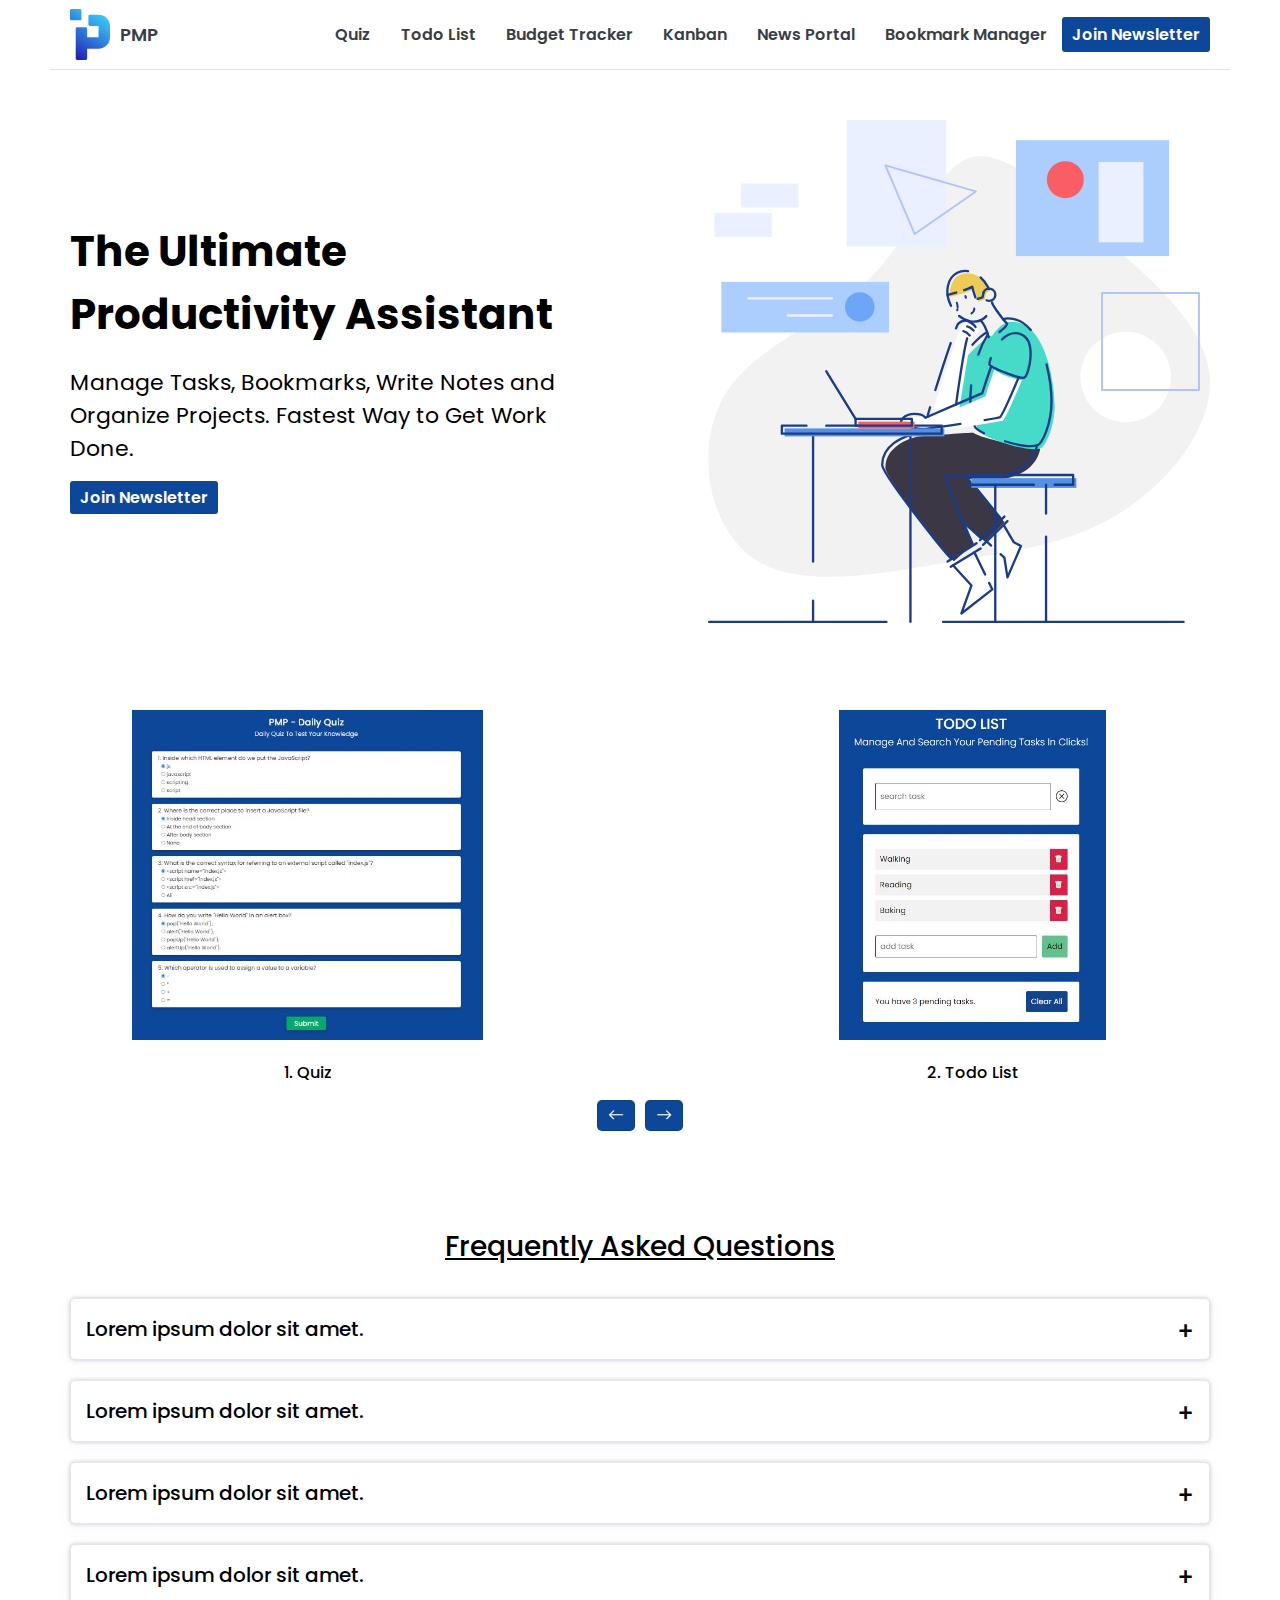
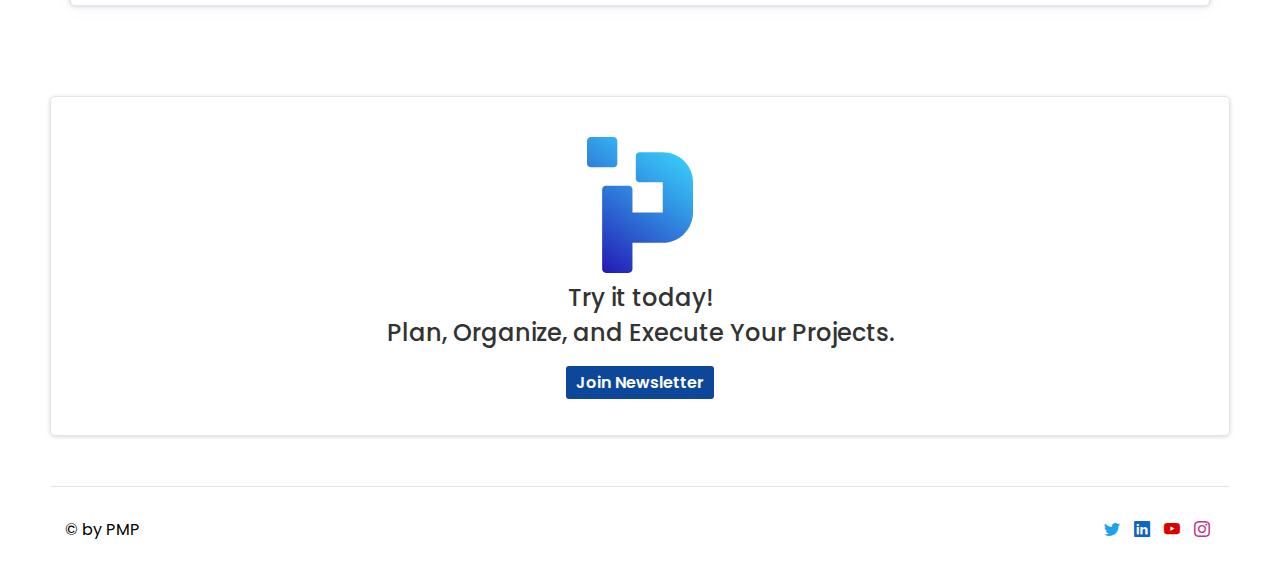
<file: index.html>
<!DOCTYPE html>
<html lang="en">
<head>
    <meta charset="UTF-8">
    <meta http-equiv="X-UA-Compatible" content="IE=edge">
    <meta name="viewport" content="width=device-width, initial-scale=1.0">
    <title>To Combine Projects</title>

    <link rel="icon" type="image/x-icon" href="./images/pmplogo2.svg">
    <link rel="stylesheet" href="https://unpkg.com/swiper@8/swiper-bundle.min.css"/>
    <link rel="stylesheet" href="./master.css">
</head>
<body>

    <header class="header">
        <div class="container">
            <div class="navbar">
                <a href="/" class="logo">
                    <img src="/images/pmplogo2.svg" alt="PMP">
                    <span>PMP</span>
                </a>
                <nav>
                    <ul class="nav-items">
                        <li>
                            <a href="/quiz">Quiz</a>
                        </li>
                        <li>
                            <a href="/todoList">Todo List</a>
                        </li>
                        <li>
                            <a href="/budget-tracker">Budget Tracker</a>
                        </li>
                        <li>
                            <a href="/kanban">Kanban</a>
                        </li>
                        <li>
                            <a href="/news-portal">News Portal</a>
                        </li>
                        <li>
                            <a href="/bookmark-manager">Bookmark Manager</a>
                        </li>
                        <span class="newsletter">Join Newsletter</span>
                    </ul>
                </nav>
                <div class="hamburger">
                    <span class="bar"></span>
                    <span class="bar"></span>
                    <span class="bar"></span>
                </div>
            </div>
        </div>
    </header>

    <main>
        <div class="container">
            <section class="homepage">
                <div class="text-wrap">
                    <h1 class="title">The Ultimate Productivity Assistant</h1>
                    <h2 class="subtitle">Manage Tasks, Bookmarks, Write Notes and Organize Projects. Fastest Way to Get Work Done.</h2>
                    <p><span class="newsletter">Join Newsletter</span></p>
                </div>
                <div class="visual-wrap">
                    <img src="./images/productive.svg" alt="productive.svg">
                </div>
            </section>

            <section class="carousel">
                <!-- Swiper -->
                <div class="swiper mySwiper">
                    <div class="swiper-wrapper">
                        <div class="swiper-slide">
                            <img src="./images/quiz.jpg" alt="">
                            <p>1. Quiz</p>
                        </div>
                        <div class="swiper-slide">
                            <img src="./images/todolist.jpg" alt="">
                            <p>2. Todo List</p>
                        </div>
                        <div class="swiper-slide">
                            <img src="./images/budget_tracker.jpg" alt="">
                            <p>3. Budget Tracker</p>
                        </div>
                        <div class="swiper-slide">
                            <img src="./images/kanban.jpg" alt="">
                            <p>4. Kanban</p>
                        </div>
                        <div class="swiper-slide">
                            <img src="./images/news_portal.jpg" alt="">
                            <p>5. News Portal</p>
                        </div>
                        <div class="swiper-slide">
                            <img src="./images/bookmark_manager.jpg" alt="">
                            <p>6. Bookmark Manager</p>
                        </div>
                    </div>
                    
                    <!-- <div class="swiper-pagination"></div> -->
                </div>
                <div class="swiper-button-wrapper">
                    <div class="swiper-prev">
                        <i class="bi bi-arrow-left"></i>
                    </div>
                    <div class="swiper-next">
                        <i class="bi bi-arrow-right"></i>
                    </div>
                </div>
            </section>

            <section class="accordions">
                <p class="faq">Frequently Asked Questions</p>
                <div class="accordion">
                    <div class="title">Lorem ipsum dolor sit amet.</div>
                    <div class="content">Lorem ipsum dolor sit amet consectetur adipisicing elit. Sunt error qui est placeat ad excepturi nisi libero enim aliquam iure.</div>
                </div>
                <div class="accordion">
                    <div class="title">Lorem ipsum dolor sit amet.</div>
                    <div class="content">Lorem ipsum dolor sit, amet consectetur adipisicing elit. Animi fugiat voluptatum dolore dicta itaque beatae recusandae suscipit error temporibus molestias!</div>
                </div>
                <div class="accordion">
                    <div class="title">Lorem ipsum dolor sit amet.</div>
                    <div class="content">Lorem ipsum dolor sit, amet consectetur adipisicing elit. Animi fugiat voluptatum dolore dicta itaque beatae recusandae suscipit error temporibus molestias!</div>
                </div>
                <div class="accordion">
                    <div class="title">Lorem ipsum dolor sit amet.</div>
                    <div class="content">Lorem ipsum dolor sit, amet consectetur adipisicing elit. Animi fugiat voluptatum dolore dicta itaque beatae recusandae suscipit error temporibus molestias!</div>
                </div>
            </section>

            <section class="tagline">
                <img src="./images/pmplogo2.svg" alt="pmplogo2">
                <p class="main">Try it today!</p>
                <p class="sub">Plan, Organize, and Execute Your Projects.</p>
                <span class="newsletter">Join Newsletter</span>
            </section>

        </div>
    </main>

    <footer>
        <div class="container">
            <div class="footer">
                <div class="brand-name">
                    <span>© by PMP</span>
                </div>
                <div class="social-icons">
                    <i class="bi bi-twitter social"></i>
                    <i class="bi bi-linkedin social"></i>
                    <i class="bi bi-youtube social"></i>
                    <i class="bi bi-instagram social"></i>
                </div>
            </div>
        </div>
        <section class="modal">
            <div class="newsletter-modal">
                <p>Join Newsletter Now!</p>
                <form>
                    <input type="text" name="name" placeholder="Name" autocomplete="off">
                    <input type="email" name="email" placeholder="Email" autocomplete="off">
                    <input type="submit" value="Submit">
                </form>
                <i class="bi bi-x-lg close"></i>
            </div>
        </section>
    </footer>    

    <script src="https://unpkg.com/swiper@8/swiper-bundle.min.js"></script>
    <script src="./main.js"></script>
</body>
</html>
</file>
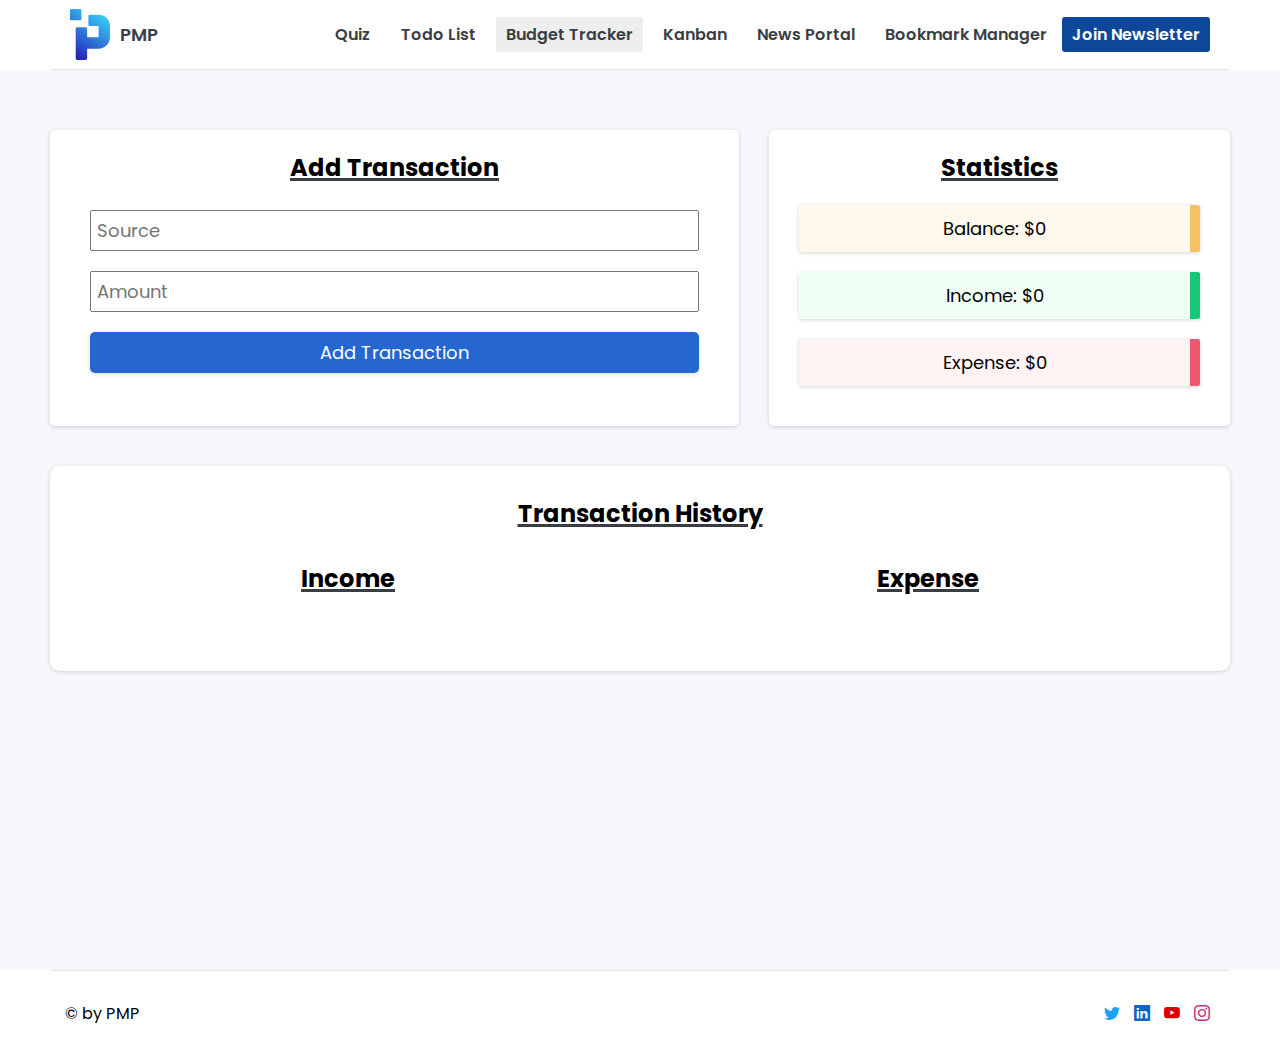
<file: budget-tracker/index.html>
<!DOCTYPE html>
<html lang="en">
<head>
    <meta charset="UTF-8">
    <meta http-equiv="X-UA-Compatible" content="IE=edge">
    <meta name="viewport" content="width=device-width, initial-scale=1.0">
    <title>To Track Transactions</title>

    <link rel="icon" type="image/x-icon" href="/images/pmplogo2.svg">
    <link rel="stylesheet" href="/master.css">
    <link rel="stylesheet" href="./style.css">
</head>
<body>
    <header class="header">
        <div class="container">
            <div class="navbar">
                <a href="/" class="logo">
                    <img src="/images/pmplogo2.svg" alt="PMP">
                    <span>PMP</span>
                </a>
                <nav>
                    <ul class="nav-items">
                        <li>
                            <a href="/quiz">Quiz</a>
                        </li>
                        <li>
                            <a href="/todoList">Todo List</a>
                        </li>
                        <li class="active">
                            <a href="/budget-tracker">Budget Tracker</a>
                        </li>
                        <li>
                            <a href="/kanban">Kanban</a>
                        </li>
                        <li>
                            <a href="/news-portal">News Portal</a>
                        </li>
                        <li>
                            <a href="/bookmark-manager">Bookmark Manager</a>
                        </li>
                        <span class="newsletter">Join Newsletter</span>
                    </ul>
                </nav>
                <div class="hamburger">
                    <span class="bar"></span>
                    <span class="bar"></span>
                    <span class="bar"></span>
                </div>
            </div>
        </div>
    </header>
    <main>
        <div class="outer-wrap">
            <div class="inner-wrap">
                <!-- <section class="heading">
                    <p class="title">To Track Transactions</p>
                    <p class="subtitle">Easiest Way To Track Your Basic Transactions!</p>
                </section> -->

                <section class="transaction-control">
                    <div class="actions">
                        <h3>Add Transaction</h3>
                        <form class="add">
                            <input type="text" name="source" placeholder="Source" autocomplete="off">
                            <input type="number" name="amount" placeholder="Amount" autocomplete="off">
                            <input type="submit" value="Add Transaction">
                        </form>
                    </div>
                    <div class="stats">
                        <h3>Statistics</h3>
                        <p class="balance">
                            Balance: $<span id="balance"></span>
                        </p>
                        <p class="income">
                            Income: $<span id="income"></span>
                        </p>
                        <p class="expense">
                            Expense: $<span id="expense"></span>
                        </p>
                    </div>
                </section>

                <section class="transaction-history">
                    <h3>Transaction History</h3>
                    <div class="records">
                        <div class="income">
                            <h3>Income</h3>
                            <ul class="income-list">

                            </ul>
                        </div>
                        <div class="expense">
                            <h3>Expense</h3>
                            <ul class="expense-list">

                            </ul>
                        </div>
                    </div>

                </section>
            </div>
        </div>
    </main>
    <footer>
        <div class="container">
            <div class="footer">
                <div class="brand-name">
                    <span>© by PMP</span>
                </div>
                <div class="social-icons">
                    <i class="bi bi-twitter social"></i>
                    <i class="bi bi-linkedin social"></i>
                    <i class="bi bi-youtube social"></i>
                    <i class="bi bi-instagram social"></i>
                </div>
            </div>
        </div>
        <section class="modal">
            <div class="newsletter-modal">
                <p>Join Newsletter Now!</p>
                <form>
                    <input type="text" name="name" placeholder="Name" autocomplete="off">
                    <input type="email" name="email" placeholder="Email" autocomplete="off">
                    <input type="submit" value="Submit">
                </form>
                <i class="bi bi-x-lg close"></i>
            </div>
        </section>
    </footer>  
    <script src="/main.js"></script>
    <script src="./index.js"></script>
    
</body>
</html>
</file>
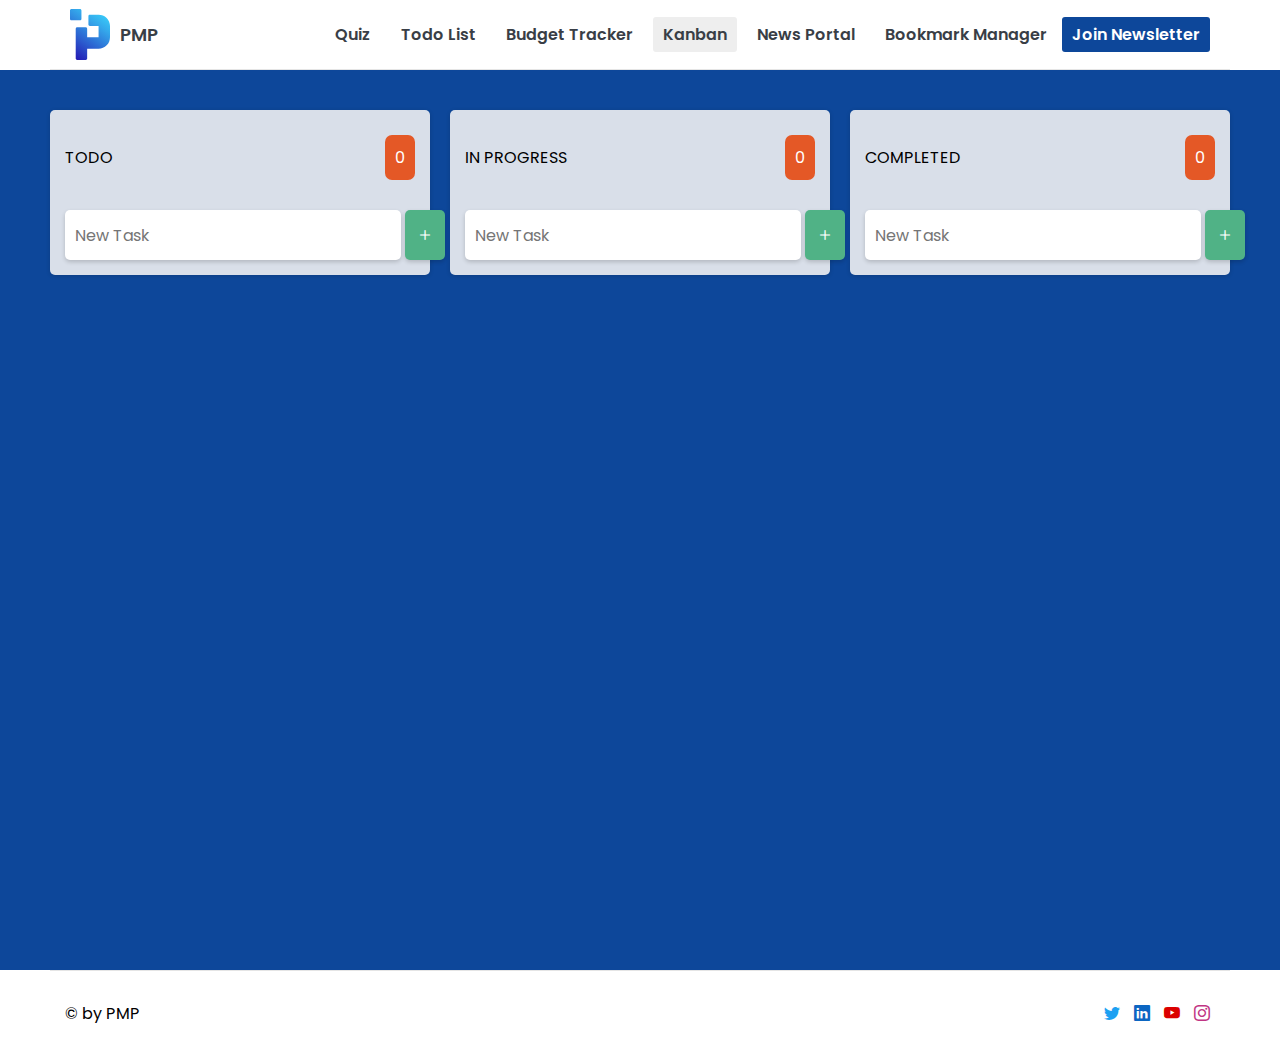
<file: kanban/index.html>
<!DOCTYPE html>
<html lang="en">
<head>
    <meta charset="UTF-8">
    <meta http-equiv="X-UA-Compatible" content="IE=edge">
    <meta name="viewport" content="width=device-width, initial-scale=1.0">
    <title>Kanban</title>

    <link rel="icon" type="image/x-icon" href="/images/pmplogo2.svg">
    <link rel="stylesheet" href="/master.css">
    <link rel="stylesheet" href="./style.css">
</head>

<body>
    <header class="header">
        <div class="container">
            <div class="navbar">
                <a href="/" class="logo">
                    <img src="/images/pmplogo2.svg" alt="PMP">
                    <span>PMP</span>
                </a>
                <nav>
                    <ul class="nav-items">
                        <li>
                            <a href="/quiz">Quiz</a>
                        </li>
                        <li>
                            <a href="/todoList">Todo List</a>
                        </li>
                        <li>
                            <a href="/budget-tracker">Budget Tracker</a>
                        </li>
                        <li class="active">
                            <a href="/kanban">Kanban</a>
                        </li>
                        <li>
                            <a href="/news-portal">News Portal</a>
                        </li>
                        <li>
                            <a href="/bookmark-manager">Bookmark Manager</a>
                        </li>
                        <span class="newsletter">Join Newsletter</span>
                    </ul>
                </nav>
                <div class="hamburger">
                    <span class="bar"></span>
                    <span class="bar"></span>
                    <span class="bar"></span>
                </div>
            </div>
        </div>
    </header>
    <main>
        <div class="outer-wrap">
            <div class="inner-wrap">
                <!-- <section class="heading">
                    <p class="title">Kanban</p>
                    <p class="subtitle">Task tracking using kanban</p>
                </section> -->
                <section class="kanban">
                    <div class="taskbox">
                        <div class="title">
                            <p>TODO</p>
                            <span class="todo">2</span>
                        </div>
                        <div class="cards todo" data-id="0">
                        </div>
                        <form class="add">
                            <input type="text" name="task" placeholder="New Task" autocomplete="off" maxlength="30">
                            <button class="bi bi-plus" data-id="0" name="submit"></button>
                        </form>
                    </div>
                    <div class="taskbox">
                        <div class="title">
                            <p>IN PROGRESS</p>
                            <span class="pending">1</span>
                        </div>
                        <div class="cards pending" data-id="1">
                        </div>
                        <form class="add">
                            <input type="text" name="task" placeholder="New Task" autocomplete="off" maxlength="30">
                            <button class="bi bi-plus" data-id="1" name="submit"></button>
                        </form>
                    </div>
                    <div class="taskbox">
                        <div class="title">
                            <p>COMPLETED</p>
                            <span class="completed">2</span>
                        </div>
                        <div class="cards completed" data-id="2">
                        </div>
                        <form class="add">
                            <input type="text" name="task" placeholder="New Task" autocomplete="off" maxlength="30">
                            <button class="bi bi-plus" data-id="2" name="submit"></button>
                        </form>
                    </div>
                </section>
            </div>
        </div>
    </main>
    <footer>
        <div class="container">
            <div class="footer">
                <div class="brand-name">
                    <span>© by PMP</span>
                </div>
                <div class="social-icons">
                    <i class="bi bi-twitter social"></i>
                    <i class="bi bi-linkedin social"></i>
                    <i class="bi bi-youtube social"></i>
                    <i class="bi bi-instagram social"></i>
                </div>
            </div>
        </div>
        <section class="modal">
            <div class="newsletter-modal">
                <p>Join Newsletter Now!</p>
                <form>
                    <input type="text" name="name" placeholder="Name" autocomplete="off">
                    <input type="email" name="email" placeholder="Email" autocomplete="off">
                    <input type="submit" value="Submit">
                </form>
                <i class="bi bi-x-lg close"></i>
            </div>
        </section>
    </footer>  
    <script src="/main.js"></script>
    <script type="module" src="./index.js"></script>
</body>
</html>
</file>
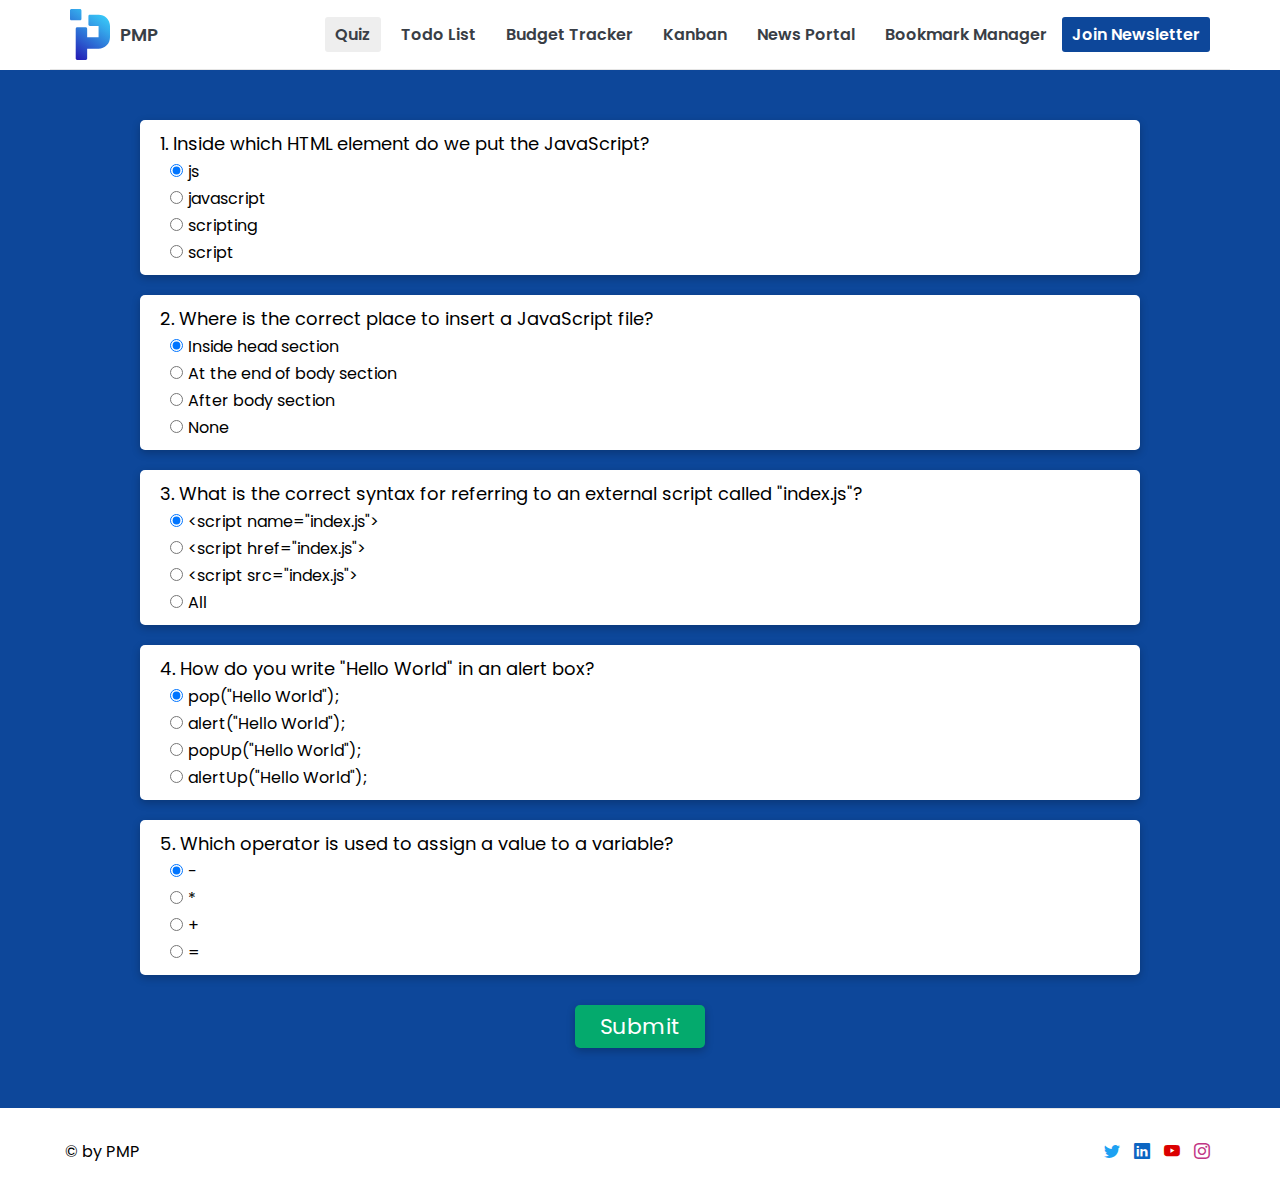
<file: quiz/index.html>
<!DOCTYPE html>
<html lang="en">
<head>
    <meta charset="UTF-8">
    <meta http-equiv="X-UA-Compatible" content="IE=edge">
    <meta name="viewport" content="width=device-width, initial-scale=1.0">
    <title>PMP - Daily Quiz</title>

    <link rel="icon" type="image/x-icon" href="/images/pmplogo2.svg">
    <link rel="stylesheet" href="/master.css">
    <link rel="stylesheet" href="./style.css">
</head>
<body>
    <header class="header">
        <div class="container">
            <div class="navbar">
                <a href="/" class="logo">
                    <img src="/images/pmplogo2.svg" alt="PMP">
                    <span>PMP</span>
                </a>
                <nav>
                    <ul class="nav-items">
                        <li class="active">
                            <a href="/quiz">Quiz</a>
                        </li>
                        <li>
                            <a href="/todoList">Todo List</a>
                        </li>
                        <li>
                            <a href="/budget-tracker">Budget Tracker</a>
                        </li>
                        <li>
                            <a href="/kanban">Kanban</a>
                        </li>
                        <li>
                            <a href="/news-portal">News Portal</a>
                        </li>
                        <li>
                            <a href="/bookmark-manager">Bookmark Manager</a>
                        </li>
                        <span class="newsletter">Join Newsletter</span>
                    </ul>
                </nav>
                <div class="hamburger">
                    <span class="bar"></span>
                    <span class="bar"></span>
                    <span class="bar"></span>
                </div>
            </div>
        </div>
    </header>
    <main>
        <section class="quiz">
            <!-- <div class="heading">
                <p class="title">PMP - Daily Quiz</p>
                <p class="subtitle">Daily Quiz To Test Your Knowledge</p>
            </div> -->

            <div class="result hide">
                <p></p>
                <p class="reload">
                    <button onclick="document.location.reload(true)">Try Again?</button>
                </p>
            </div>

            <form class="quiz-form">
                <div class="question">
                    <p>1. Inside which HTML element do we put the JavaScript?</p>
                    <div class="option">
                        <input type="radio" name="q1" id="" value="A" checked>
                        <label for="">js</label>
                    </div>
                    <div class="option">
                        <input type="radio" name="q1" id="" value="B">
                        <label for="">javascript</label>
                    </div>
                    <div class="option">
                        <input type="radio" name="q1" id="" value="C">
                        <label for="">scripting</label>
                    </div>
                    <div class="option">
                        <input type="radio" name="q1" id="" value="D">
                        <label for="">script</label>
                    </div>
                </div>

                <div class="question">
                    <p>2. Where is the correct place to insert a JavaScript file?</p>
                    <div class="option">
                        <input type="radio" name="q2" id="" value="A" checked>
                        <label for="">Inside head section</label>
                    </div>
                    <div class="option">
                        <input type="radio" name="q2" id="" value="B">
                        <label for="">At the end of body section</label>
                    </div>
                    <div class="option">
                        <input type="radio" name="q2" id="" value="C">
                        <label for="">After body section</label>
                    </div>
                    <div class="option">
                        <input type="radio" name="q2" id="" value="D">
                        <label for="">None</label>
                    </div>
                </div>

                <div class="question">
                    <p>3. What is the correct syntax for referring to an external script called "index.js"?</p>
                    <div class="option">
                        <input type="radio" name="q3" id="" value="A" checked>
                        <label for="">&#60;script name="index.js"&#62;</label>
                    </div>
                    <div class="option">
                        <input type="radio" name="q3" id="" value="B">
                        <label for="">&#60;script href="index.js"&#62;</label>
                    </div>
                    <div class="option">
                        <input type="radio" name="q3" id="" value="C">
                        <label for="">&#60;script src="index.js"&#62;</label>
                    </div>
                    <div class="option">
                        <input type="radio" name="q3" id="" value="D">
                        <label for="">All</label>
                    </div>
                </div>

                <div class="question">
                    <p>4. How do you write "Hello World" in an alert box?</p>
                    <div class="option">
                        <input type="radio" name="q4" id="" value="A" checked>
                        <label for="">pop("Hello World");</label>
                    </div>
                    <div class="option">
                        <input type="radio" name="q4" id="" value="B">
                        <label for="">alert("Hello World");</label>
                    </div>
                    <div class="option">
                        <input type="radio" name="q4" id="" value="C">
                        <label for="">popUp("Hello World");</label>
                    </div>
                    <div class="option">
                        <input type="radio" name="q4" id="" value="D">
                        <label for="">alertUp("Hello World");</label>
                    </div>
                </div>

                <div class="question">
                    <p>5. Which operator is used to assign a value to a variable?</p>
                    <div class="option">
                        <input type="radio" name="q5" id="" value="A" checked>
                        <label for="">-</label>
                    </div>
                    <div class="option">
                        <input type="radio" name="q5" id="" value="B">
                        <label for="">*</label>
                    </div>
                    <div class="option">
                        <input type="radio" name="q5" id="" value="C">
                        <label for="">+</label>
                    </div>
                    <div class="option">
                        <input type="radio" name="q5" id="" value="D">
                        <label for="">=</label>
                    </div>
                </div>
                <div class="submit">
                    <input type="submit" value="Submit">
                </div>
            </form>
        </section>
    </main>
    <footer>
        <div class="container">
            <div class="footer">
                <div class="brand-name">
                    <span>© by PMP</span>
                </div>
                <div class="social-icons">
                    <i class="bi bi-twitter social"></i>
                    <i class="bi bi-linkedin social"></i>
                    <i class="bi bi-youtube social"></i>
                    <i class="bi bi-instagram social"></i>
                </div>
            </div>
        </div>
        <section class="modal">
            <div class="newsletter-modal">
                <p>Join Newsletter Now!</p>
                <form>
                    <input type="text" name="name" placeholder="Name" autocomplete="off">
                    <input type="email" name="email" placeholder="Email" autocomplete="off">
                    <input type="submit" value="Submit">
                </form>
                <i class="bi bi-x-lg close"></i>
            </div>
        </section>
    </footer>  
    <script src="/main.js"></script>
    <script src="./index.js"></script>
    
</body>
</html>
</file>
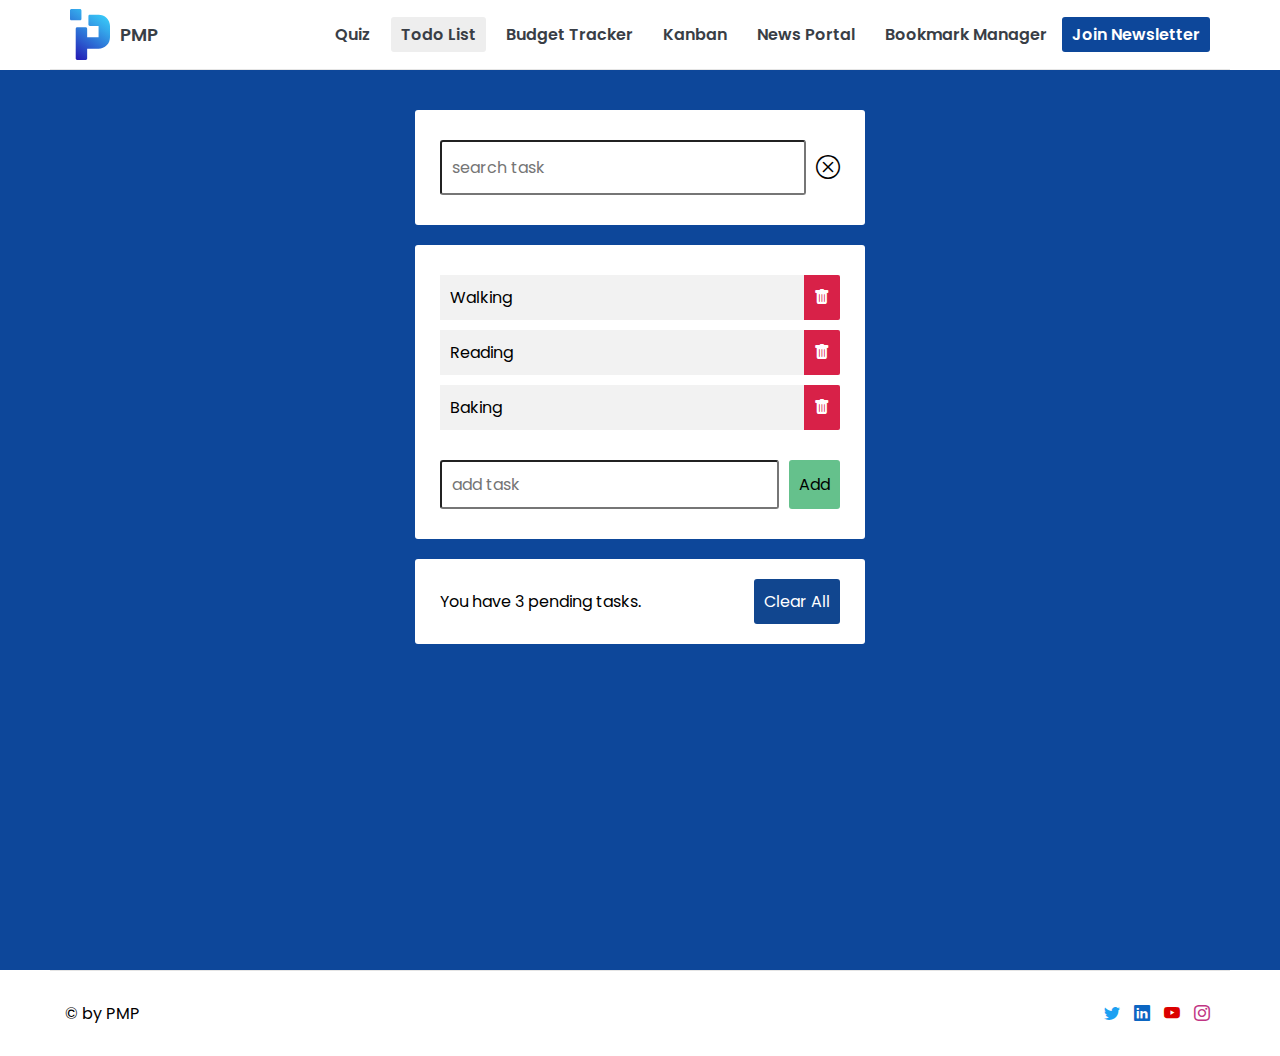
<file: todoList/index.html>
<!DOCTYPE html>
<html lang="en">
<head>
    <meta charset="UTF-8">
    <meta http-equiv="X-UA-Compatible" content="IE=edge">
    <meta name="viewport" content="width=device-width, initial-scale=1.0">
    <title>TODO List</title>

    <link rel="icon" type="image/x-icon" href="/images/pmplogo2.svg">
    <link rel="stylesheet" href="/master.css">
    <link rel="stylesheet" href="./style.css">
</head>
<body>
    <header class="header">
        <div class="container">
            <div class="navbar">
                <a href="/" class="logo">
                    <img src="/images/pmplogo2.svg" alt="PMP">
                    <span>PMP</span>
                </a>
                <nav>
                    <ul class="nav-items">
                        <li>
                            <a href="/quiz">Quiz</a>
                        </li>
                        <li class="active">
                            <a href="/todoList">Todo List</a>
                        </li>
                        <li>
                            <a href="/budget-tracker">Budget Tracker</a>
                        </li>
                        <li>
                            <a href="/kanban">Kanban</a>
                        </li>
                        <li>
                            <a href="/news-portal">News Portal</a>
                        </li>
                        <li>
                            <a href="/bookmark-manager">Bookmark Manager</a>
                        </li>
                        <span class="newsletter">Join Newsletter</span>
                    </ul>
                </nav>
                <div class="hamburger">
                    <span class="bar"></span>
                    <span class="bar"></span>
                    <span class="bar"></span>
                </div>
            </div>
        </div>
    </header>
    <main>
        <div class="wrap">
            <!-- <section class="heading">
                <p class="title">TODO LIST</p>
                <p class="subtitle">Manage And Search Your Pending Tasks In Clicks!</p>
            </section> -->

            <section class="task-manager">
                <div class="search-box">
                    <form class="search">
                        <input type="text" name="task" placeholder="search task" autocomplete="off">
                        <i class="bi bi-x-circle reset"></i>
                    </form>
                </div>
                <div class="task-box">
                    <ul class="tasks">
                        <li>
                            <span>Walking</span>
                            <i class="bi bi-trash-fill delete"></i>
                        </li>
                        <li>
                            <span>Reading</span>
                            <i class="bi bi-trash-fill delete"></i>
                        </li>
                        <li>
                            <span>Baking</span>
                            <i class="bi bi-trash-fill delete"></i>
                        </li>
                    </ul>
                    <form class="add">
                        <input type="text" name="task" placeholder="add task" autocomplete="off">
                        <input type="submit" value="Add">
                    </form>
                </div>
                <div class="message">
                    <span></span>
                    <button class="clear">Clear All</button>
                </div>
            </section>
        </div>
    </main>
    <footer>
        <div class="container">
            <div class="footer">
                <div class="brand-name">
                    <span>© by PMP</span>
                </div>
                <div class="social-icons">
                    <i class="bi bi-twitter social"></i>
                    <i class="bi bi-linkedin social"></i>
                    <i class="bi bi-youtube social"></i>
                    <i class="bi bi-instagram social"></i>
                </div>
            </div>
        </div>
        <section class="modal">
            <div class="newsletter-modal">
                <p>Join Newsletter Now!</p>
                <form>
                    <input type="text" name="name" placeholder="Name" autocomplete="off">
                    <input type="email" name="email" placeholder="Email" autocomplete="off">
                    <input type="submit" value="Submit">
                </form>
                <i class="bi bi-x-lg close"></i>
            </div>
        </section>
    </footer>  
    <script src="/main.js"></script>
    <script src="./index.js"></script>
    
</body>
</html>
</file>
<file: master.css>
@import url('https://fonts.googleapis.com/css2?family=Poppins:ital,wght@0,100;0,200;0,300;0,400;0,500;0,600;0,700;0,800;0,900;1,100;1,200;1,300;1,400;1,500;1,600;1,700;1,800;1,900&display=swap');
@import url("https://cdn.jsdelivr.net/npm/bootstrap-icons@1.8.1/font/bootstrap-icons.css");

:root {
    --box-shadow: #00000029 0px 1px 4px;
}

* {
    margin: 0;
    padding: 0;
    box-sizing: border-box;
    font-size: 16px;
    font-family: 'Poppins', sans-serif;
    text-decoration: none;
    list-style: none;
}

body{
    background-color: #FFFFFF;
}

main{
    min-height: 85vh;
}

.container{
    max-width: 1200px;
    margin: auto;
    padding: 0px 10px;
}

.header{
    background-color: #FFFFFF;
}

.header .navbar{
    display: flex;
    justify-content: space-between;
    align-items: center;
    min-height: 70px;
    padding: 0px 20px;
    border-bottom: 1px solid #0000001a;
}

.header .logo{
    max-width: 40px;
    display: flex;
    align-items: center;
}

.header .logo img{
    width: 100%;
}

.header .logo span{
    margin-left: 10px;
    font-size: 18px;
    font-weight: 600;
    color: #393E46;
}

.header .nav-items{
    display: flex;
}

.header .nav-items li{
    padding: 5px 10px;
    margin: 5px;
    border-radius: 3px;
    font-weight: 600;
}

.header .nav-items li:hover{
    background-color: #EEEEEE;
}

.header .nav-items li.active{
    background-color: #EEEEEE;
}

.header .nav-items a{
    color: #393E46;
}

.header .hamburger{
    display: none;
    cursor: pointer;
}

.header .hamburger .bar{
    display: block;
    width: 25px;
    height: 3px;
    margin: 5px auto;
    background-color: #393E46;
    transition: all 0.3s ease-in-out;
}

.newsletter{
    background-color: #0d479a;
    color: #FFFFFF;
    cursor: pointer;
    padding: 5px 10px;
    margin: 5px 0px;
    border-radius: 3px;
    font-weight: 600;
}

.newsletter:hover{
    background-color: #0c3d81 !important;
}

.homepage{
    display: flex;
    justify-content: space-between;
    flex-wrap: wrap;
    margin: 50px 20px;
}

.homepage .text-wrap{
    width: 44%;
    align-self: center;
}

.homepage .text-wrap * {
    margin-bottom: 20px;
}

.homepage .title{
    font-size: 42px;
}

.homepage .subtitle{
    font-size: 22px;
    font-weight: 400;
}

.homepage .visual-wrap{
    width: 44%;
   text-align: center;
}

.homepage .visual-wrap img{
    max-height: 60vh;
}

.carousel{
    margin: 70px auto;
    user-select: none;
}

.carousel .swiper {
    width: 100%;
    height: 100%;
}

.carousel .swiper-slide {
    text-align: center;
    font-size: 18px;
    background: #fff;

    /* Center slide text vertically */
    display: -webkit-box;
    display: -ms-flexbox;
    display: -webkit-flex;
    display: flex;
    -webkit-box-pack: center;
    -ms-flex-pack: center;
    -webkit-justify-content: center;
    justify-content: center;
    -webkit-box-align: center;
    -ms-flex-align: center;
    -webkit-align-items: center;
    align-items: center;

    flex-direction: column;
}
/* .carousel .swiper-slide img {
    display: block;
    width: 100%;
    height: 100%;
    object-fit: cover;
    border-radius: 3px;
} */

.carousel .swiper-slide img {
    display: block;
    width: 500px;
    height: 350px;
    object-fit: scale-down;
    border-radius: 3px;
    /* border: 1px solid #333333  ; */
    padding: 10px;
}

.carousel .swiper-slide p {
    margin-top: 10px;
    font-weight: 500;
}

.carousel .swiper-button-wrapper{
    display: flex;
    margin-top: 10px;
    font-size: 20px;
    align-items: center;
    justify-content: center;
}

.carousel .swiper-prev, .carousel .swiper-next{
    background-color: #0d479a;
    color: #FFFFFF;
    border: 1px solid #0000001a;
    margin: 5px;
    padding: 2px 10px;
    border-radius: 5px;
    cursor: pointer;
}

.carousel .swiper-prev:hover, .carousel .swiper-next:hover{
    background-color: #F2F2F2;
    color: black;
}

.accordions{
    margin: 50px auto;
    padding: 20px;
}

.accordions .faq{
    font-size: 28px;
    font-weight: 500;
    margin-bottom: 30px;
    text-align: center;
    text-decoration: underline;
}

.accordions .accordion{
    margin: 20px 0px;
    background-color: #FFFFFF;
    border-radius: 5px;
    border: 1px solid #0000001a;
    box-shadow: rgba(67, 71, 85, 0.27) 0px 0px 0.25em, rgba(90, 125, 188, 0.05) 0px 0.25em 1em;
}

.accordions .title{
    font-size: 20px;
    font-weight: 500;
    cursor: pointer;
    padding: 15px;
    user-select: none;
    position: relative;
}

.accordion .title::after{
    content: "+";
    font-size: 24px;
    position: absolute;
    right: 16px;
}

.accordions .title.active::after{
    content: "-";
}

.accordions .content{
    padding: 15px;
    display: none;
    border-top: 1px solid #0000001a;
    user-select: none;
    background-color: #f6f8fd;
    border-left: 3px solid #0c3d81;
    font-size: 18px;
}

.accordions .content.active{
    display: block;
}

.tagline{
    margin: 50px auto;
    padding: 40px 10px;
    text-align: center;
    border: 1px solid #0000001a;
    border-radius: 5px;
    box-shadow: var(--box-shadow);
}

.tagline p{
    font-size: 24px;
    font-weight: 500;
    color: #333333;
}

.tagline .sub{
    margin-bottom: 20px;
}

.modal{
    background-color: #393E46D8;
    width: 100%;
    height: 100%;
    position: fixed;
    top: 0;
    left: 0;
    opacity: 0;
    pointer-events: none;
}

.modal.show{
    pointer-events: auto;
    z-index: 2;
    opacity: 1;
    transition: opacity 0.3s ease;
}

.modal .newsletter-modal{
    background-color: #FFFFFF;
    border: 1px solid #0000001a;
    border-radius: 5px;
    max-width: 350px;
    padding: 70px 25px;
    box-shadow: var(--box-shadow);
    position: relative;
    top: 50%;
    left: 50%;
    transform: translateX(-50%) translateY(-50%);
}

.modal .close{
    position: absolute;
    top: 10px;
    right: 10px;
    cursor: pointer;
}

.modal .newsletter-modal p{
    font-size: 20px;
    text-align: center;
    font-weight: 500;
    margin-bottom: 15px;
}

.modal form{
    display: flex;
    flex-direction: column;
    gap: 15px;
}

.modal form input{
    font-size: 16px;
    border-radius: 3px;
    border: 1px solid #0000001a;
    padding: 5px;
}

.modal form input[type="submit"]{
    background-color: #0d479a;
    color: #FFFFFF;
    cursor: pointer;
}

footer{
    background-color: #FFFFFF;
}

footer .footer{
    display: flex;
    justify-content: space-between;
    padding: 30px 15px;
    border-top: 1px solid #0000001a;
}

.footer i.social{
    margin: 0px 5px;
    cursor: pointer;
}

footer .bi-twitter {
    color: #1da1f2;
}

footer .bi-linkedin {
    color: #0C66C2;
}

footer .bi-instagram {
    color: #c13584;
}

footer .bi-youtube {
    color: #db0000;
}



@media (max-width: 960px){
    .header .nav-items{
        flex-direction: column;
        position: fixed;
        top: 70px;
        left: -100%;
        background-color: #FFFFFF;
        color: #393E46;
        width: 100%;
        transition: 0.3s;
    }

    .header .nav-items.active{
        left: 0px;
    }

    .header .nav-items li{
        border-bottom: 1px solid #0000001a;
        padding: 20px;
    }

    .header .newsletter{
        padding: 20px;
        margin: 10px;
    }

    .header .hamburger{
        display: block;
    }

    .header .hamburger.active .bar:nth-child(2){
        opacity: 0;
    }

    .header .hamburger.active .bar:nth-child(1){
        transform: translateY(8px) rotate(45deg);
    }

    .header .hamburger.active .bar:nth-child(3){
        transform: translateY(-8px) rotate(-45deg);
    }

    .homepage .text-wrap{
        width: 100%;
    }

    .homepage .visual-wrap{
        width: 100%;
    }
}
</file>
<file: budget-tracker/style.css>
@import url('https://fonts.googleapis.com/css2?family=Poppins:ital,wght@0,100;0,200;0,300;0,400;0,500;0,600;0,700;0,800;0,900;1,100;1,200;1,300;1,400;1,500;1,600;1,700;1,800;1,900&family=Roboto&display=swap');
@import url("https://cdn.jsdelivr.net/npm/bootstrap-icons@1.8.2/font/bootstrap-icons.css");

:root{
    --box-shadow: rgba(0, 0, 0, 0.16) 0px 1px 4px;
}

* {
    margin: 0;
    padding: 0;
    box-sizing: border-box;
    font-size: 16px;
    font-family: 'Poppins', sans-serif;
    text-decoration: none;
    list-style: none;
}

h3{
    text-align: center;
    margin-bottom: 15px;
    text-decoration: underline solid #393E46 3px;
    font-size: 24px;
}

.outer-wrap{
    width: 100%;
    min-height: 100vh;
    background-color: #F5F7FA;
    padding: 30px;
}

.inner-wrap{
    max-width: 1200px;
    margin: auto;
}

.heading {
    margin: 30px auto;
    padding: 0px 20px;
}

.heading .title{
    font-size: 30px;
    color: #000000;
    font-weight: 500;
    text-align: center;
}

.heading .subtitle{
    font-size: 20px;
    color: #000000;
    font-weight: 300;
    text-align: center;
}

.transaction-control{
    display: flex;
    justify-content: space-around;
    flex-wrap: wrap;
    gap: 10px;
    margin: 30px auto;
}

.actions, .stats{
    flex-grow: 1;
    background-color: #FFFFFF;
    padding: 20px;
    box-shadow: var(--box-shadow);
    border-radius: 5px;
    margin: 0px 10px;
}

.actions .add{
    display: flex;
    flex-direction: column;
    margin: 10px;
}

.actions .add input{
    font-size: 18px;
    padding: 5px;
    margin: 10px;
}

.actions .add input[type="submit"]{
    padding: 7px 15px;
    border-radius: 5px;
    border: 0px;
    background-color: #2666CF;
    color: #FFFFFF;
    cursor: pointer;
    box-shadow: var(--box-shadow);
}

.stats p{
    background-color: #bed7ff;
    margin: 20px 10px;
    padding: 10px 20px;
    box-shadow: var(--box-shadow);
    font-size: 18px;
    border-radius: 2px;
    text-align: center;
}

.stats p.balance{
    background-color: #fff2dd92;
    border-right: 10px solid #F6C065;
}

.stats p.income{
    background-color: #e7fff1ad;
    border-right: 10px solid #16c77a;
}

.stats p.expense{
    background-color: #ffeef0bb;
    border-right: 10px solid #EB596E;
}

.stats p span{
    font-size: 18px;
}

.transaction-history{
    margin: 40px 10px;
    background-color: #FFFFFF;
    border-radius: 10px;
    padding: 30px 0px;
    box-shadow: var(--box-shadow);
}

.records{
    display: flex;
    justify-content: space-around;
    flex-wrap: wrap;
    gap: 20px;
    margin: 20px;
}

.records div{
    flex-grow: 1;
    padding: 10px;
}

.records li{
    display: flex;
    justify-content: space-between;
    background-color: #FFFFFF;
    padding: 10px;
    margin: 12px 0px;
    min-width: 250px;
    box-shadow: var(--box-shadow);
    font-size: 18px;
}

.records .income li{
    border-left: 10px solid #2ECC71;
}

.records .expense li{
    border-left: 10px solid #DF5E5E;
}

.records li p:first-child{
    flex-grow: 1;
    display: flex;
    flex-direction: column;
}

.records span{
    font-size: 18px;
}

.records span#time{
    color: #717171;
    font-size: 12px;
}

.records i.delete{
    margin-left: 15px;
    color: #082032;
    cursor: pointer;
    font-size: 18px;
}

.records i.delete:hover{
    color: #B42B51;
}
</file>
<file: kanban/style.css>
@import url('https://fonts.googleapis.com/css2?family=Poppins:ital,wght@0,100;0,200;0,300;0,400;0,500;0,600;0,700;0,800;0,900;1,100;1,200;1,300;1,400;1,500;1,600;1,700;1,800;1,900&family=Roboto&display=swap');
@import url("https://cdn.jsdelivr.net/npm/bootstrap-icons@1.8.2/font/bootstrap-icons.css");

:root{
    --box-shadow: rgba(0, 0, 0, 0.16) 0px 1px 4px;
}

* {
    margin: 0;
    padding: 0;
    box-sizing: border-box;
    font-size: 16px;
    font-family: 'Poppins', sans-serif;
    text-decoration: none;
    list-style: none;
}

.hide{
    display: none;
}

.outer-wrap{
    width: 100%;
    min-height: 100vh;
    background-color: #0D479A;
    padding: 30px;
}

.inner-wrap{
    max-width: 1200px;
    margin: auto;
}

.heading{
    margin-bottom: 30px;
}

.heading .title{
    font-size: 30px;
    color: #FFFFFF;
    font-weight: 500;
    text-align: center;
}

.heading .subtitle{
    font-size: 20px;
    color: #FFFFFF;
    font-weight: 300;
    text-align: center;
}

.kanban{
    display: flex;
    justify-content: space-evenly;
    align-items: flex-start;
    min-height: 80vh;
}

.taskbox{
    background-color: #D9DFE9;
    padding: 15px;
    border-radius: 5px;
    min-width: 325px;
    max-width: 500px;
    box-shadow: var(--box-shadow);
    margin: 10px;
    display: flex;
    flex-direction: column;
}

.taskbox .title{
    display: flex;
    justify-content: space-between;
    align-items: center;
    padding: 10px 0px;
}

.taskbox .title span{
    background-color: #E45826;
    color: #FFFFFF;
    padding: 10px;
    font-size: 16px;
    border-radius: 7px;
}

.cards{
    padding: 10px 5px;
}

.card{
    background-color: #FFFFFF;
    margin: 10px 0px;
    padding: 10px;
    border-radius: 5px;
    display: flex;
    flex-direction: column;
    box-shadow: var(--box-shadow);
}

.card input{
    background-color: #FFFFFF;
    margin: 10px 0px;
    padding: 10px;
    border-radius: 5px;
    box-shadow: rgba(99, 99, 99, 0.2) 0px 2px 8px 0px;
    border: 0px;
}

.card div{
    display: flex;
    justify-content: space-between;
}

.card div span{
    font-size: 12px;
    padding: 5px 0px;
    align-self: center;
    
}

.card div span.task-id{
    background-color: #002366;
    padding: 5px;
    color: #FFFFFF;
    border-radius: 5px;
}

.card button{
    color: #FFFFFF;
    font-size: 14px;
    padding: 8px;
    border-radius: 5px;
    cursor: pointer;
    margin-left: 1px;
    border: 0px;
    box-shadow: rgba(0, 0, 0, 0.18) 0px 2px 4px;
}

.card .edit{
    background-color: #646464;
}

.card .update{
    background-color: #005ed8;
}

.card .delete{
    background-color: #e20000;
}

.card.dragging{
    opacity: 0.4;
}

.add{
    display: flex;
}

.add input{
    flex-grow: 1;
    padding: 10px;
    border-radius: 5px;
    border: 0px;
    box-shadow: rgba(0, 0, 0, 0.18) 0px 2px 4px;
    font-size: 16px;
}

.add button{
    background-color: #50B286;
    color: #FFFFFF;
    font-size: 20px;
    padding: 10px;
    border: 0px;
    border-radius: 5px;
    box-shadow: rgba(0, 0, 0, 0.18) 0px 2px 4px;
    cursor: pointer;
    margin-left: 4px;
}

@media (max-width: 1080px){
    .kanban{
        flex-direction: column;
        align-items: center;
    }
}
</file>
<file: quiz/style.css>
@import url('https://fonts.googleapis.com/css2?family=Poppins:ital,wght@0,100;0,200;0,300;0,400;0,500;0,600;0,700;0,800;0,900;1,100;1,200;1,300;1,400;1,500;1,600;1,700;1,800;1,900&family=Roboto&display=swap');
@import url("https://cdn.jsdelivr.net/npm/bootstrap-icons@1.8.2/font/bootstrap-icons.css");

:root{
    --box-shadow: rgba(0, 0, 0, 0.24) 0px 3px 8px;
}

* {
    margin: 0;
    padding: 0;
    box-sizing: border-box;
    font-size: 16px;
    font-family: 'Poppins', sans-serif;
    text-decoration: none;
    list-style: none;
}

.quiz{
    background-color: #0d479a;
    padding: 30px;
}

.heading{
    margin: 10px auto 40px auto;
}

.heading .title{
    font-size: 30px;
    color: #ffffff;
    font-weight: 500;
    text-align: center;
}

.heading .subtitle{
    font-size: 20px;
    color: #ffffff;
    font-weight: 300;
    text-align: center;
}

.result{
    text-align: center;
    min-width: 350px;
    max-width: 400px;
    margin: 20px auto;
    border-radius: 5px;
    background-color: #ffffff;
    box-shadow: var(--box-shadow);
}

.result p:first-child{
    padding: 10px 20px;
}

.hide{
    display: none;
}

.reload button{
    background-color: #04AA6D;
    color: #ffffff;
    padding: 10px 20px;
    border-radius: 0px 0px 5px 5px;
    width: 100%;
    border: 0px;
}

.reload button:hover{
    background-color: #03a369;
    cursor: pointer;
}

.quiz-form{
    max-width: 1000px;
    margin: auto;
}

.question{
    background-color: #ffffff;
    padding: 10px 20px;
    border-radius: 5px;
    margin: 20px 0px;
    box-shadow: var(--box-shadow);
}

.question > * {
    font-size: 18px;
}

.option {
    margin-left: 10px;
}

.correct{
    background-color: #c8ffdf;
}

.wrong{
    background-color: #ffd1d1;
}

.submit{
    text-align: center;
    margin: 30px 0px;
}

.submit input {
    background-color: #04AA6D;
    padding: 5px 25px;
    color: #ffffff;
    font-size: 22px;
    border-radius: 5px;
    box-shadow: var(--box-shadow);
    border: 0px;
}

.submit input:hover{
    background-color: #03a369;
    cursor: pointer;
}
</file>
<file: todoList/style.css>
@import url('https://fonts.googleapis.com/css2?family=Poppins:ital,wght@0,100;0,200;0,300;0,400;0,500;0,600;0,700;0,800;0,900;1,100;1,200;1,300;1,400;1,500;1,600;1,700;1,800;1,900&family=Roboto&display=swap');
@import url("https://cdn.jsdelivr.net/npm/bootstrap-icons@1.8.2/font/bootstrap-icons.css");

:root{
    --box-shadow: rgba(0, 0, 0, 0.24) 0px 3px 8px;
}

* {
    margin: 0;
    padding: 0;
    box-sizing: border-box;
    font-size: 16px;
    font-family: 'Poppins', sans-serif;
    text-decoration: none;
    list-style: none;
}

.hide{
    display: none !important;
}

.wrap{
    background-color: #0d479a;
    min-height: 100vh;
    padding: 20px;
}

.heading{
    margin: 10px auto 40px auto;
}

.heading .title{
    font-size: 30px;
    color: #ffffff;
    font-weight: 500;
    text-align: center;
}

.heading .subtitle{
    font-size: 20px;
    color: #ffffff;
    font-weight: 300;
    text-align: center;
}

.task-manager{
    min-width: 350px;
    max-width: 450px;
    margin: auto;
}

.search-box, .task-box, .message{
    background-color: #ffffff;
    padding: 20px 25px;
    border-radius: 3px;
    margin: 20px 0px;
}

.search-box .search{
    display: flex;
    margin: 10px 0px;
}

.search-box input{
    border-radius: 3px;
    width: 100%;
    margin-right: 10px;
    padding: 10px;
    font-size: 16px;
}

.search-box i.reset{
    font-size: 24px;
    height: 100%;
    padding: 10px 0px;
    cursor: pointer;
}

.task-box .tasks{
    margin: 10px 0px;
}

.task-box li{
    background-color: #f2f2f2;
    margin: 10px 0px;
    display: flex;
    justify-content: space-between;
}

.task-box span{
    padding: 10px;
}

.task-box i.delete{
    color: #ffffff;
    background-color: #D82148;
    border-radius: 0px 2px 2px 0px;
    height: 100%;
    padding: 10px;
    cursor: pointer;
}

.task-box .add{
    display: flex;
    margin: 30px 0px 10px 0px;
}

.task-box input[type="text"]{
    border-radius: 3px;
    width: 100%;
    margin-right: 10px;
    padding: 10px;
    font-size: 16px;
}

.task-box input[type="submit"]{
    padding: 10px;
    font-size: 16px;
    cursor: pointer;
    background-color: #65C18C;
    border: 0px;
    border-radius: 3px;
}

.message {
    display: flex;
    justify-content: space-between;
    align-items: center;
}

.message .clear{
    border: 0px;
    background-color: #11468F;
    color: #ffffff;
    cursor: pointer;
    padding: 10px;
    font-size: 16px;
    border-radius: 3px;
}
</file>
